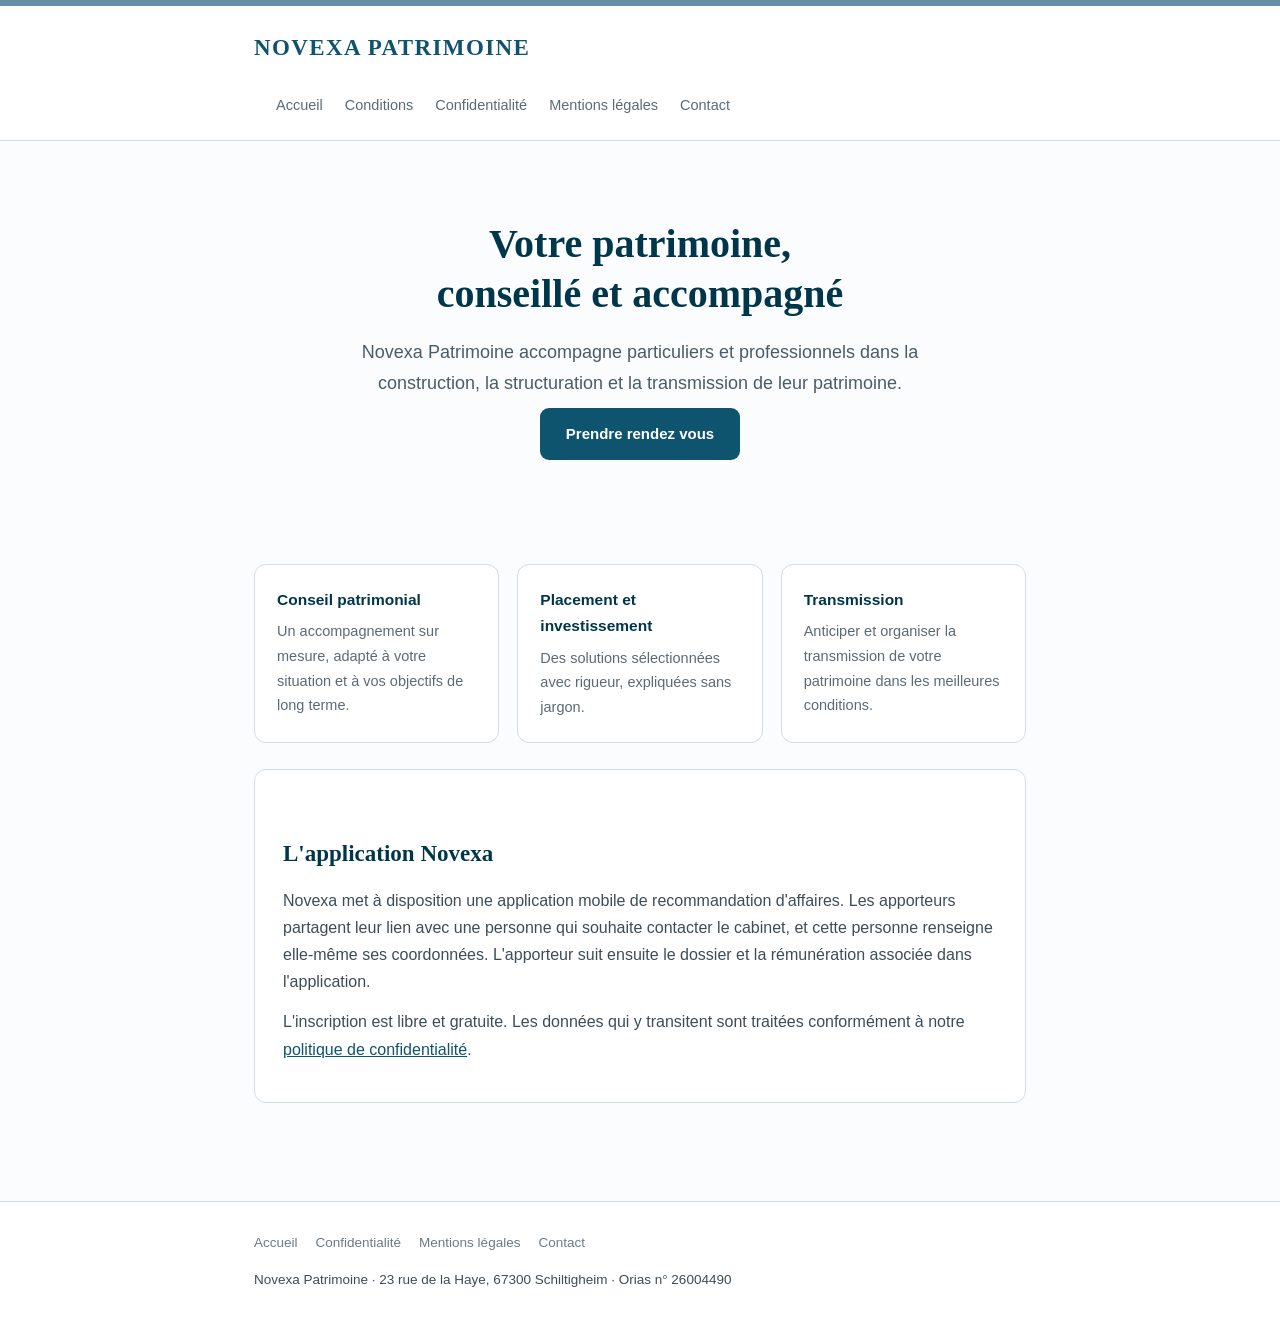
<file: index.html>
<!doctype html><html lang="fr"><head><meta charset="utf-8">
<meta name="viewport" content="width=device-width,initial-scale=1">
<title>Novexa Patrimoine · Conseil en gestion de patrimoine</title>
<meta name="description" content="Cabinet de gestion de patrimoine à Schiltigheim. Conseil patrimonial et application de recommandation entre professionnels.">
<link rel="stylesheet" href="style.css"></head><body>
<div class="bandeau"></div>
<header><div class="dedans"><nav>
<a class="marque" href="/">NOVEXA PATRIMOINE</a>
<div><a class="lien" href="/">Accueil</a><a class="lien" href="/conditions.html">Conditions</a><a class="lien" href="/confidentialite.html">Confidentialité</a><a class="lien" href="/mentions-legales.html">Mentions légales</a><a class="lien" href="/contact.html">Contact</a></div>
</nav></div></header>
<div class="dedans">
<section class="heros">
<h1>Votre patrimoine,<br>conseillé et accompagné</h1>
<p class="chapo">Novexa Patrimoine accompagne particuliers et professionnels dans la construction, la structuration et la transmission de leur patrimoine.</p>
<a class="jalon" href="/contact.html">Prendre rendez vous</a>
</section>
<main>
<div class="grille">
<div><strong>Conseil patrimonial</strong><p>Un accompagnement sur mesure, adapté à votre situation et à vos objectifs de long terme.</p></div>
<div><strong>Placement et investissement</strong><p>Des solutions sélectionnées avec rigueur, expliquées sans jargon.</p></div>
<div><strong>Transmission</strong><p>Anticiper et organiser la transmission de votre patrimoine dans les meilleures conditions.</p></div>
</div>
<div class="carte">
<h2>L'application Novexa</h2>
<p>Novexa met à disposition une application mobile de recommandation d'affaires. Les apporteurs partagent leur lien avec une personne qui souhaite contacter le cabinet, et cette personne renseigne elle-même ses coordonnées. L'apporteur suit ensuite le dossier et la rémunération associée dans l'application.</p>
<p>L'inscription est libre et gratuite. Les données qui y transitent sont traitées conformément à notre <a href="/confidentialite.html">politique de confidentialité</a>.</p>
</div>
</main></div>
<footer><div class="dedans">
<a href="/">Accueil</a><a href="/confidentialite.html">Confidentialité</a><a href="/mentions-legales.html">Mentions légales</a><a href="/contact.html">Contact</a>
<p style="margin-top:14px">Novexa Patrimoine · 23 rue de la Haye, 67300 Schiltigheim · Orias n° 26004490</p>
</div></footer></body></html>
</file>
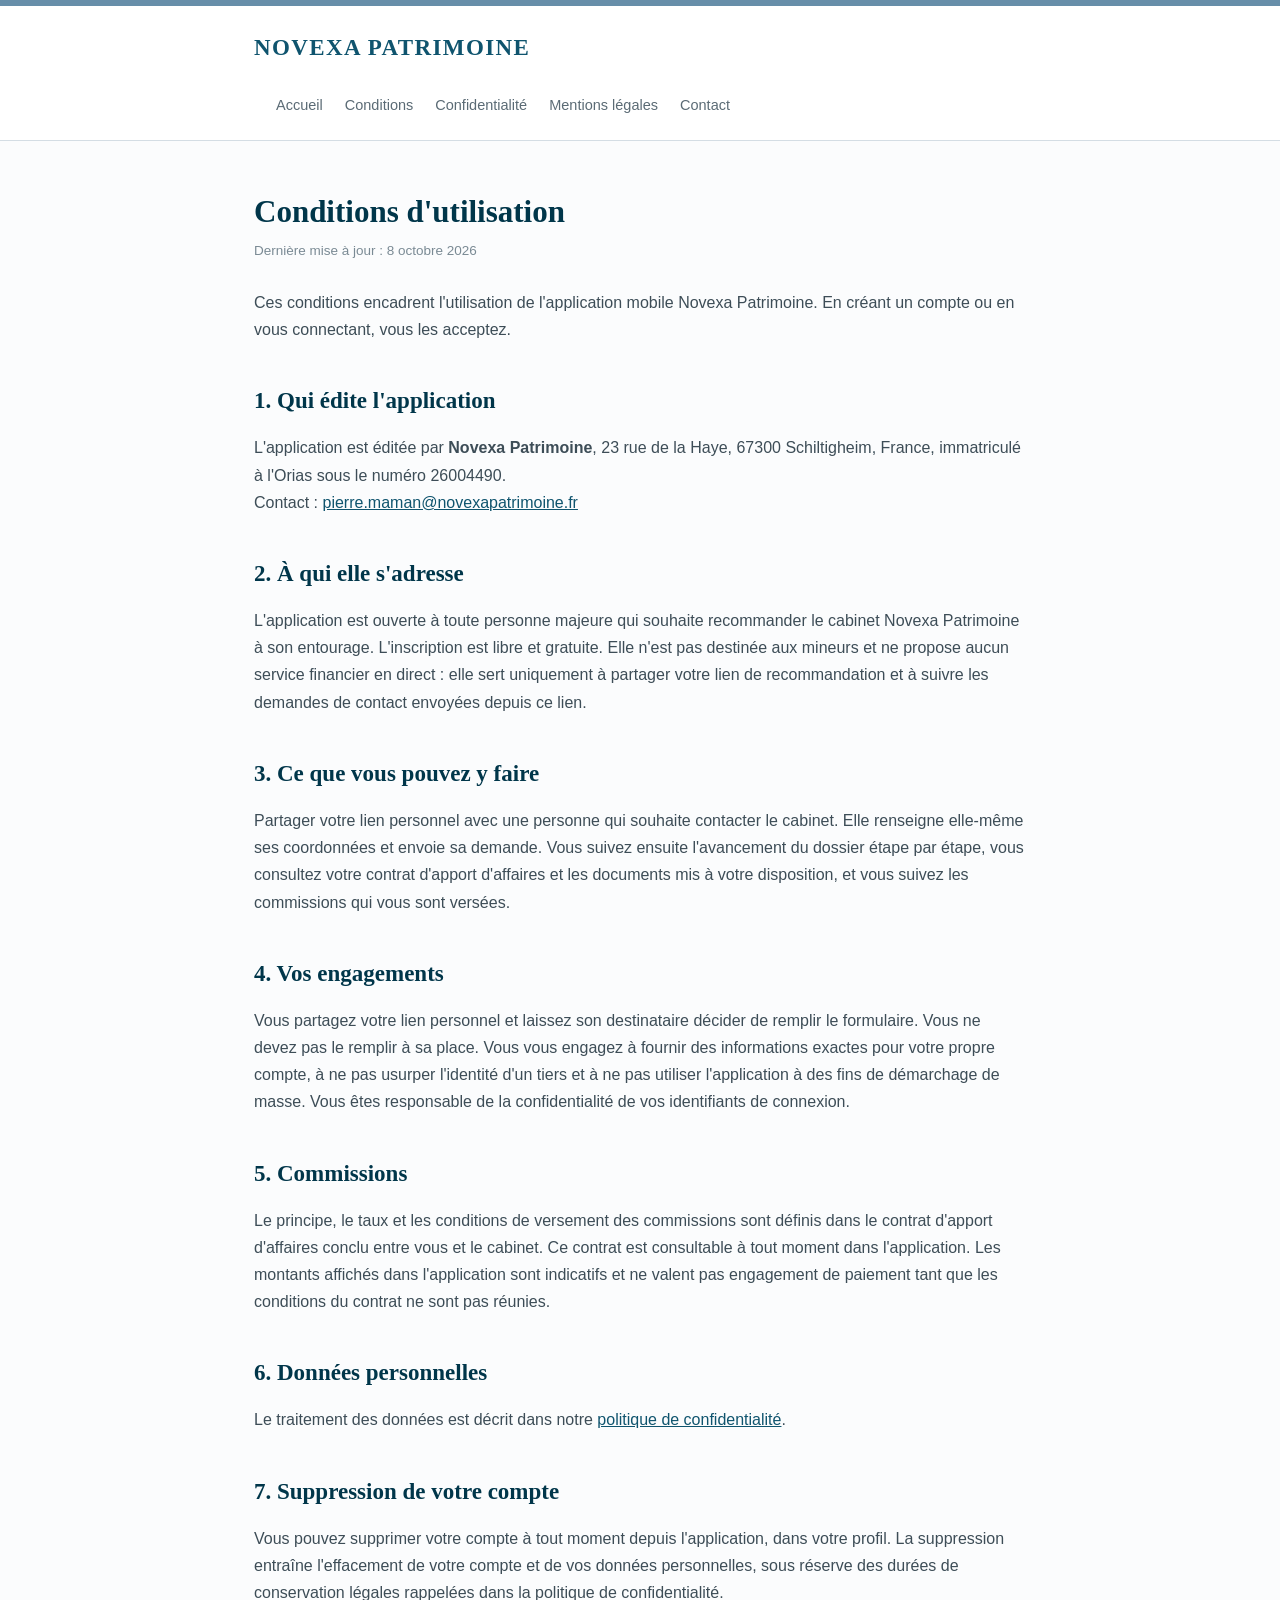
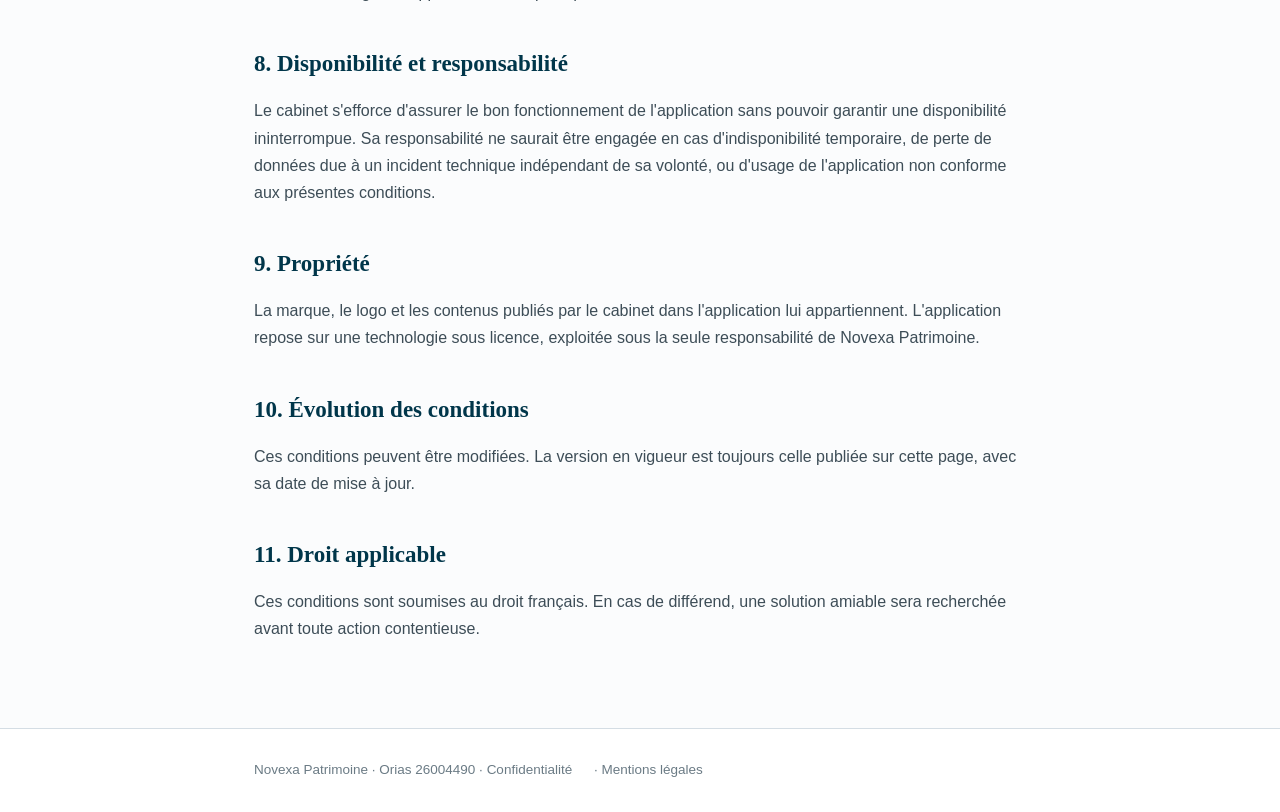
<file: conditions.html>
<!doctype html><html lang="fr"><head><meta charset="utf-8">
<meta name="viewport" content="width=device-width,initial-scale=1">
<title>Conditions d'utilisation · Novexa Patrimoine</title>
<meta name="description" content="Conditions d'utilisation de l'application mobile Novexa Patrimoine, destinée aux apporteurs d'affaires du cabinet.">
<link rel="stylesheet" href="style.css"></head><body>
<div class="bandeau"></div>
<header><div class="dedans"><nav>
<a class="marque" href="/">NOVEXA PATRIMOINE</a>
<div><a class="lien" href="/">Accueil</a><a class="lien" href="/conditions.html">Conditions</a><a class="lien" href="/confidentialite.html">Confidentialité</a><a class="lien" href="/mentions-legales.html">Mentions légales</a><a class="lien" href="/contact.html">Contact</a></div>
</nav></div></header>
<div class="dedans"><main>
<h1 style="font-size:31px;margin:44px 0 8px">Conditions d'utilisation</h1>
<p class="maj">Dernière mise à jour : 8 octobre 2026</p>

<p>Ces conditions encadrent l'utilisation de l'application mobile Novexa Patrimoine. En créant un compte ou en vous connectant, vous les acceptez.</p>

<h2>1. Qui édite l'application</h2>
<p>L'application est éditée par <strong>Novexa Patrimoine</strong>, 23 rue de la Haye, 67300 Schiltigheim, France, immatriculé à l'Orias sous le numéro 26004490.<br>
Contact : <a href="mailto:pierre.maman@novexapatrimoine.fr">pierre.maman@novexapatrimoine.fr</a></p>

<h2>2. À qui elle s'adresse</h2>
<p>L'application est ouverte à toute personne majeure qui souhaite recommander le cabinet Novexa Patrimoine à son entourage. L'inscription est libre et gratuite. Elle n'est pas destinée aux mineurs et ne propose aucun service financier en direct : elle sert uniquement à partager votre lien de recommandation et à suivre les demandes de contact envoyées depuis ce lien.</p>

<h2>3. Ce que vous pouvez y faire</h2>
<p>Partager votre lien personnel avec une personne qui souhaite contacter le cabinet. Elle renseigne elle-même ses coordonnées et envoie sa demande. Vous suivez ensuite l'avancement du dossier étape par étape, vous consultez votre contrat d'apport d'affaires et les documents mis à votre disposition, et vous suivez les commissions qui vous sont versées.</p>

<h2>4. Vos engagements</h2>
<p>Vous partagez votre lien personnel et laissez son destinataire décider de remplir le formulaire. Vous ne devez pas le remplir à sa place. Vous vous engagez à fournir des informations exactes pour votre propre compte, à ne pas usurper l'identité d'un tiers et à ne pas utiliser l'application à des fins de démarchage de masse. Vous êtes responsable de la confidentialité de vos identifiants de connexion.</p>

<h2>5. Commissions</h2>
<p>Le principe, le taux et les conditions de versement des commissions sont définis dans le contrat d'apport d'affaires conclu entre vous et le cabinet. Ce contrat est consultable à tout moment dans l'application. Les montants affichés dans l'application sont indicatifs et ne valent pas engagement de paiement tant que les conditions du contrat ne sont pas réunies.</p>

<h2>6. Données personnelles</h2>
<p>Le traitement des données est décrit dans notre <a href="/confidentialite.html">politique de confidentialité</a>.</p>

<h2>7. Suppression de votre compte</h2>
<p>Vous pouvez supprimer votre compte à tout moment depuis l'application, dans votre profil. La suppression entraîne l'effacement de votre compte et de vos données personnelles, sous réserve des durées de conservation légales rappelées dans la politique de confidentialité.</p>

<h2>8. Disponibilité et responsabilité</h2>
<p>Le cabinet s'efforce d'assurer le bon fonctionnement de l'application sans pouvoir garantir une disponibilité ininterrompue. Sa responsabilité ne saurait être engagée en cas d'indisponibilité temporaire, de perte de données due à un incident technique indépendant de sa volonté, ou d'usage de l'application non conforme aux présentes conditions.</p>

<h2>9. Propriété</h2>
<p>La marque, le logo et les contenus publiés par le cabinet dans l'application lui appartiennent. L'application repose sur une technologie sous licence, exploitée sous la seule responsabilité de Novexa Patrimoine.</p>

<h2>10. Évolution des conditions</h2>
<p>Ces conditions peuvent être modifiées. La version en vigueur est toujours celle publiée sur cette page, avec sa date de mise à jour.</p>

<h2>11. Droit applicable</h2>
<p>Ces conditions sont soumises au droit français. En cas de différend, une solution amiable sera recherchée avant toute action contentieuse.</p>

</main></div>
<footer><div class="dedans">Novexa Patrimoine · Orias 26004490 · <a href="/confidentialite.html">Confidentialité</a> · <a href="/mentions-legales.html">Mentions légales</a></div></footer>
</body></html>
</file>
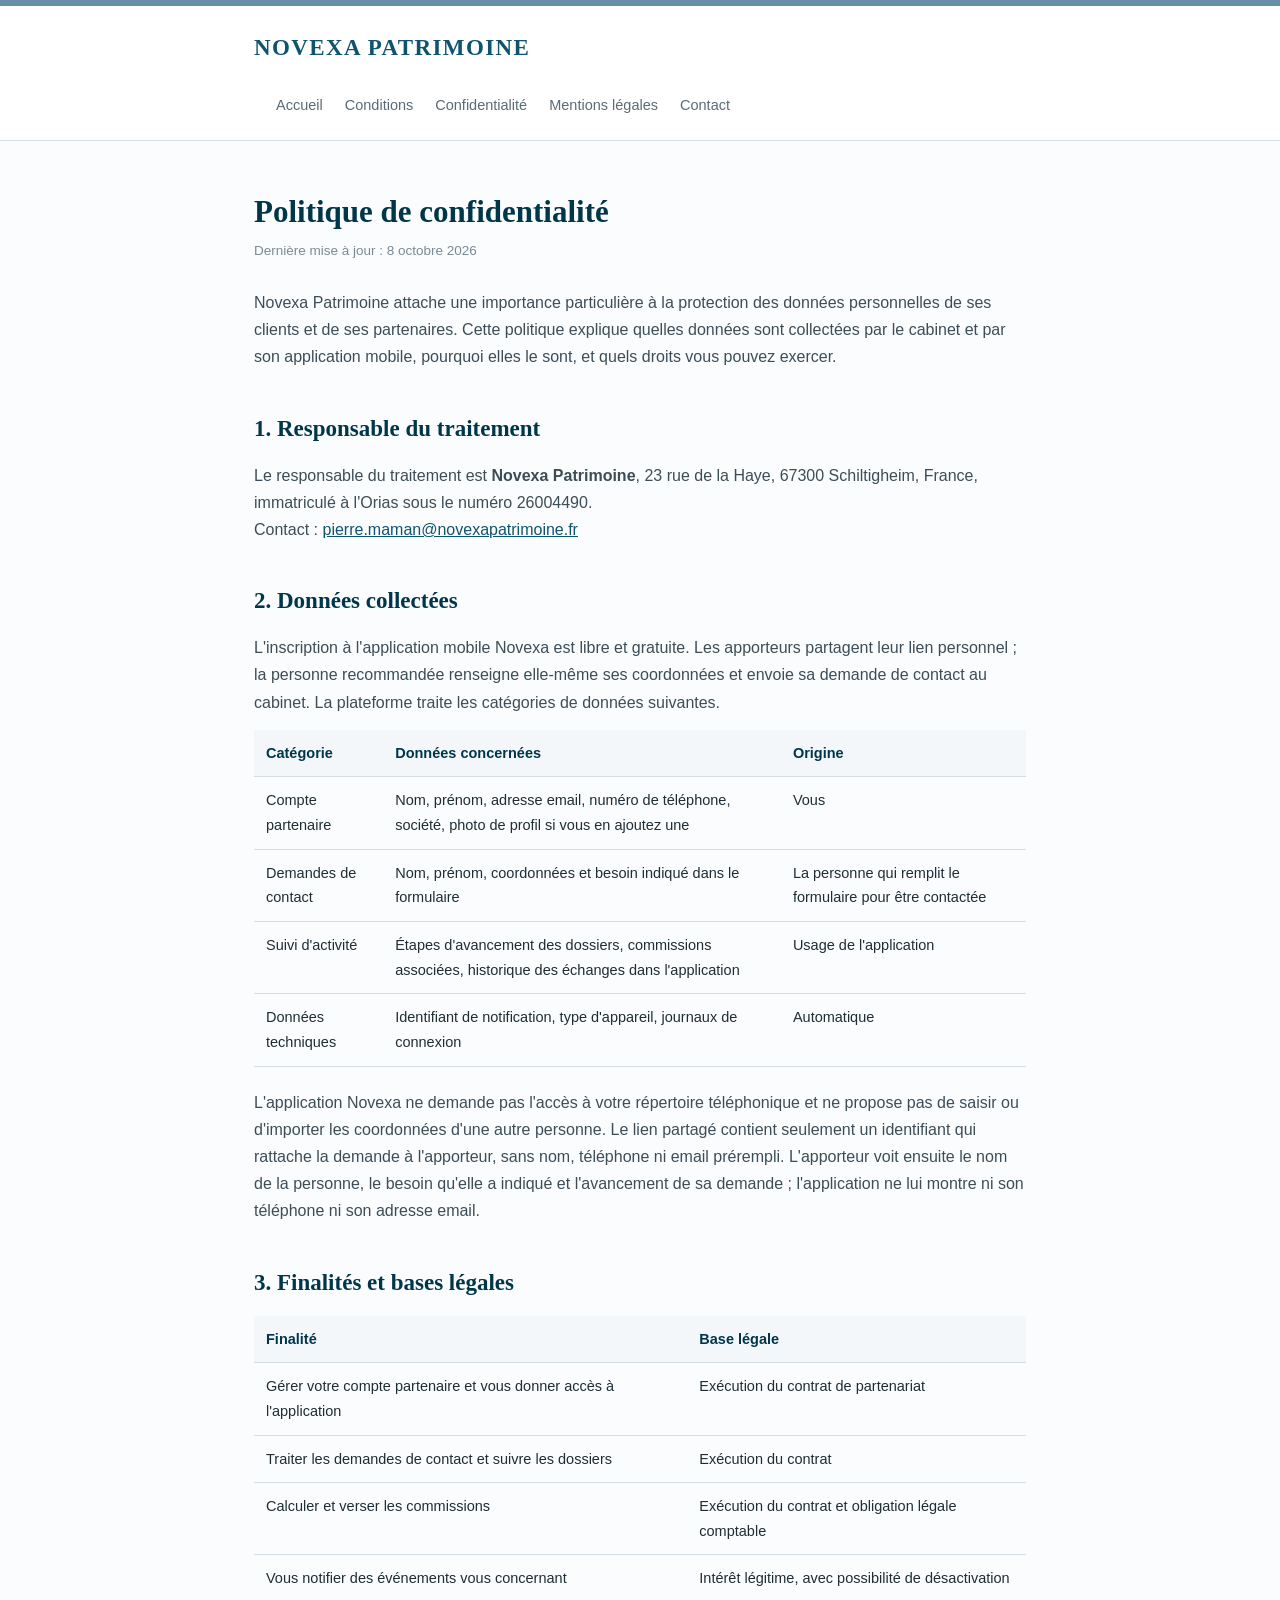
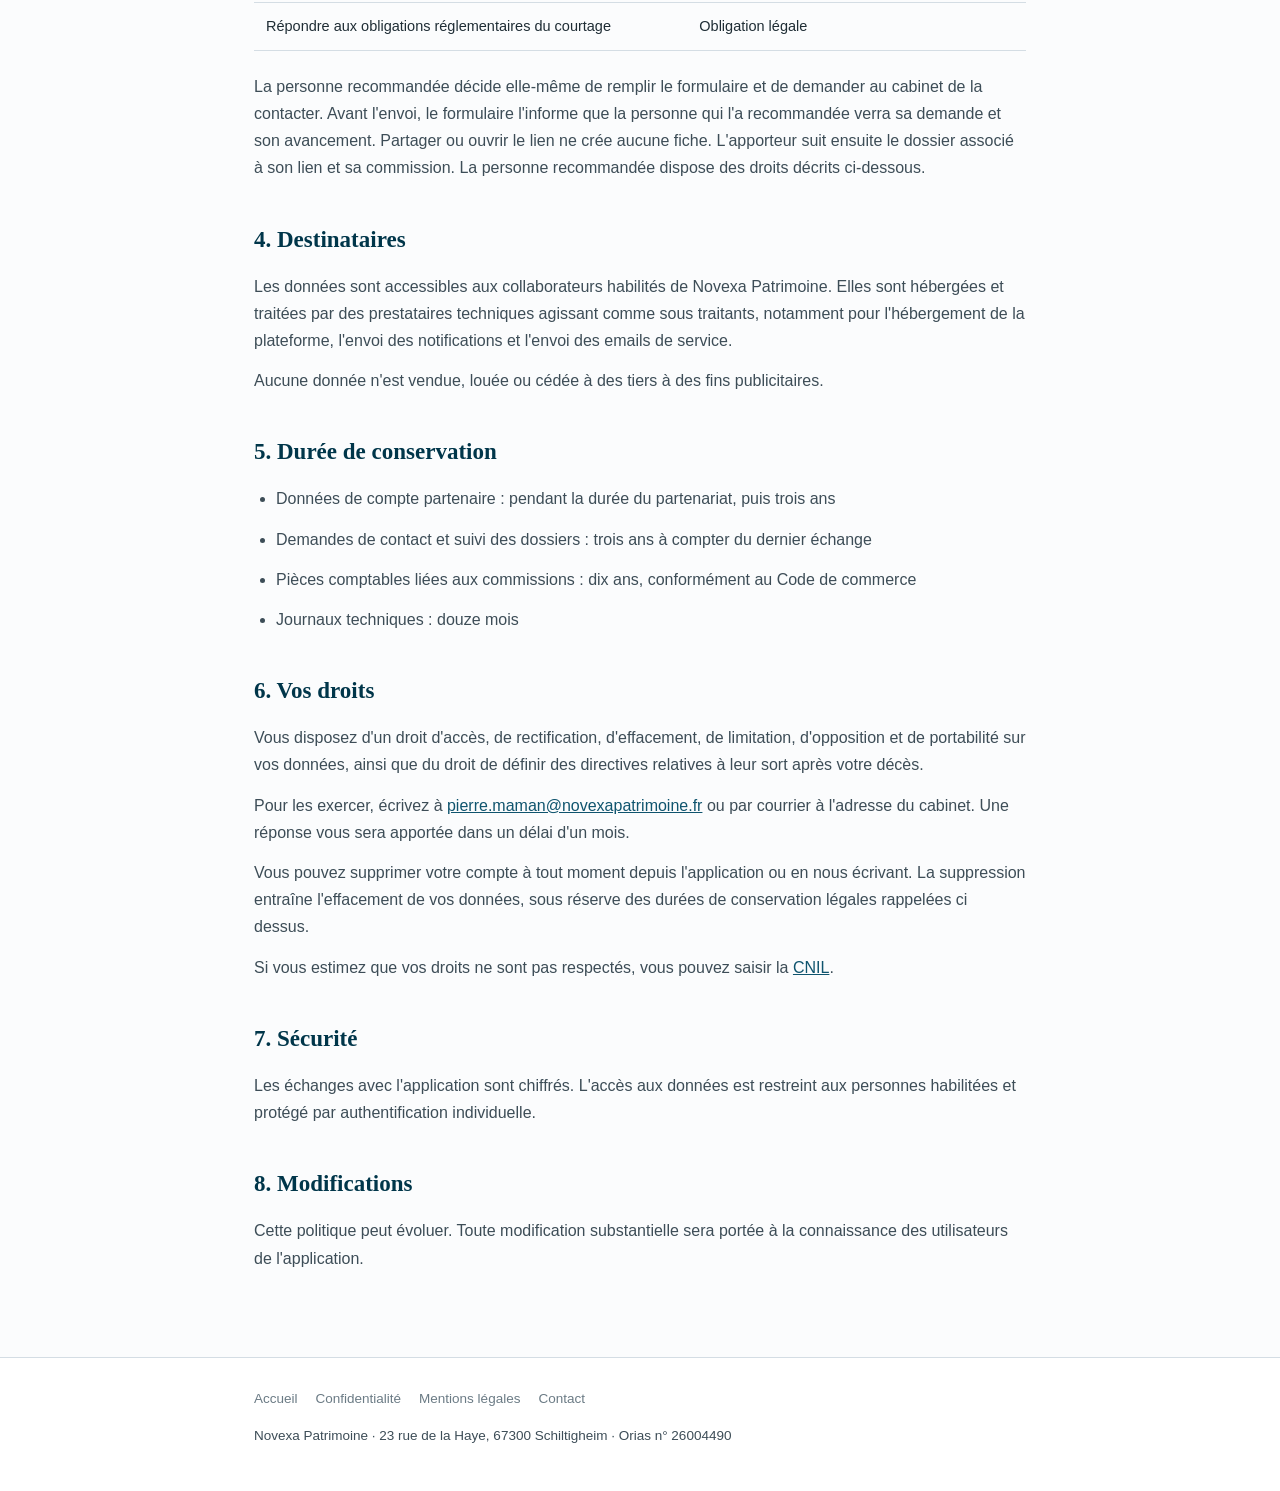
<file: confidentialite.html>
<!doctype html><html lang="fr"><head><meta charset="utf-8">
<meta name="viewport" content="width=device-width,initial-scale=1">
<title>Politique de confidentialité · Novexa Patrimoine</title>
<meta name="description" content="Traitement des données personnelles par Novexa Patrimoine et son application mobile.">
<link rel="stylesheet" href="style.css"></head><body>
<div class="bandeau"></div>
<header><div class="dedans"><nav>
<a class="marque" href="/">NOVEXA PATRIMOINE</a>
<div><a class="lien" href="/">Accueil</a><a class="lien" href="/conditions.html">Conditions</a><a class="lien" href="/confidentialite.html">Confidentialité</a><a class="lien" href="/mentions-legales.html">Mentions légales</a><a class="lien" href="/contact.html">Contact</a></div>
</nav></div></header>
<div class="dedans"><main>
<h1 style="font-size:31px;margin:44px 0 8px">Politique de confidentialité</h1>
<p class="maj">Dernière mise à jour : 8 octobre 2026</p>

<p>Novexa Patrimoine attache une importance particulière à la protection des données personnelles de ses clients et de ses partenaires. Cette politique explique quelles données sont collectées par le cabinet et par son application mobile, pourquoi elles le sont, et quels droits vous pouvez exercer.</p>

<h2>1. Responsable du traitement</h2>
<p>Le responsable du traitement est <strong>Novexa Patrimoine</strong>, 23 rue de la Haye, 67300 Schiltigheim, France, immatriculé à l'Orias sous le numéro 26004490.<br>
Contact : <a href="mailto:pierre.maman@novexapatrimoine.fr">pierre.maman@novexapatrimoine.fr</a></p>

<h2>2. Données collectées</h2>
<p>L'inscription à l'application mobile Novexa est libre et gratuite. Les apporteurs partagent leur lien personnel ; la personne recommandée renseigne elle-même ses coordonnées et envoie sa demande de contact au cabinet. La plateforme traite les catégories de données suivantes.</p>
<table>
<tr><th>Catégorie</th><th>Données concernées</th><th>Origine</th></tr>
<tr><td>Compte partenaire</td><td>Nom, prénom, adresse email, numéro de téléphone, société, photo de profil si vous en ajoutez une</td><td>Vous</td></tr>
<tr><td>Demandes de contact</td><td>Nom, prénom, coordonnées et besoin indiqué dans le formulaire</td><td>La personne qui remplit le formulaire pour être contactée</td></tr>
<tr><td>Suivi d'activité</td><td>Étapes d'avancement des dossiers, commissions associées, historique des échanges dans l'application</td><td>Usage de l'application</td></tr>
<tr><td>Données techniques</td><td>Identifiant de notification, type d'appareil, journaux de connexion</td><td>Automatique</td></tr>
</table>
<p>L'application Novexa ne demande pas l'accès à votre répertoire téléphonique et ne propose pas de saisir ou d'importer les coordonnées d'une autre personne. Le lien partagé contient seulement un identifiant qui rattache la demande à l'apporteur, sans nom, téléphone ni email prérempli. L'apporteur voit ensuite le nom de la personne, le besoin qu'elle a indiqué et l'avancement de sa demande ; l'application ne lui montre ni son téléphone ni son adresse email.</p>

<h2>3. Finalités et bases légales</h2>
<table>
<tr><th>Finalité</th><th>Base légale</th></tr>
<tr><td>Gérer votre compte partenaire et vous donner accès à l'application</td><td>Exécution du contrat de partenariat</td></tr>
<tr><td>Traiter les demandes de contact et suivre les dossiers</td><td>Exécution du contrat</td></tr>
<tr><td>Calculer et verser les commissions</td><td>Exécution du contrat et obligation légale comptable</td></tr>
<tr><td>Vous notifier des événements vous concernant</td><td>Intérêt légitime, avec possibilité de désactivation</td></tr>
<tr><td>Répondre aux obligations réglementaires du courtage</td><td>Obligation légale</td></tr>
</table>
<p>La personne recommandée décide elle-même de remplir le formulaire et de demander au cabinet de la contacter. Avant l'envoi, le formulaire l'informe que la personne qui l'a recommandée verra sa demande et son avancement. Partager ou ouvrir le lien ne crée aucune fiche. L'apporteur suit ensuite le dossier associé à son lien et sa commission. La personne recommandée dispose des droits décrits ci-dessous.</p>

<h2>4. Destinataires</h2>
<p>Les données sont accessibles aux collaborateurs habilités de Novexa Patrimoine. Elles sont hébergées et traitées par des prestataires techniques agissant comme sous traitants, notamment pour l'hébergement de la plateforme, l'envoi des notifications et l'envoi des emails de service.</p>
<p>Aucune donnée n'est vendue, louée ou cédée à des tiers à des fins publicitaires.</p>

<h2>5. Durée de conservation</h2>
<ul>
<li>Données de compte partenaire : pendant la durée du partenariat, puis trois ans</li>
<li>Demandes de contact et suivi des dossiers : trois ans à compter du dernier échange</li>
<li>Pièces comptables liées aux commissions : dix ans, conformément au Code de commerce</li>
<li>Journaux techniques : douze mois</li>
</ul>

<h2 id="suppression">6. Vos droits</h2>
<p>Vous disposez d'un droit d'accès, de rectification, d'effacement, de limitation, d'opposition et de portabilité sur vos données, ainsi que du droit de définir des directives relatives à leur sort après votre décès.</p>
<p>Pour les exercer, écrivez à <a href="mailto:pierre.maman@novexapatrimoine.fr">pierre.maman@novexapatrimoine.fr</a> ou par courrier à l'adresse du cabinet. Une réponse vous sera apportée dans un délai d'un mois.</p>
<p>Vous pouvez supprimer votre compte à tout moment depuis l'application ou en nous écrivant. La suppression entraîne l'effacement de vos données, sous réserve des durées de conservation légales rappelées ci dessus.</p>
<p>Si vous estimez que vos droits ne sont pas respectés, vous pouvez saisir la <a href="https://www.cnil.fr" target="_blank" rel="noopener">CNIL</a>.</p>

<h2>7. Sécurité</h2>
<p>Les échanges avec l'application sont chiffrés. L'accès aux données est restreint aux personnes habilitées et protégé par authentification individuelle.</p>

<h2>8. Modifications</h2>
<p>Cette politique peut évoluer. Toute modification substantielle sera portée à la connaissance des utilisateurs de l'application.</p>
</main></div>
<footer><div class="dedans">
<a href="/">Accueil</a><a href="/confidentialite.html">Confidentialité</a><a href="/mentions-legales.html">Mentions légales</a><a href="/contact.html">Contact</a>
<p style="margin-top:14px">Novexa Patrimoine · 23 rue de la Haye, 67300 Schiltigheim · Orias n° 26004490</p>
</div></footer></body></html>
</file>
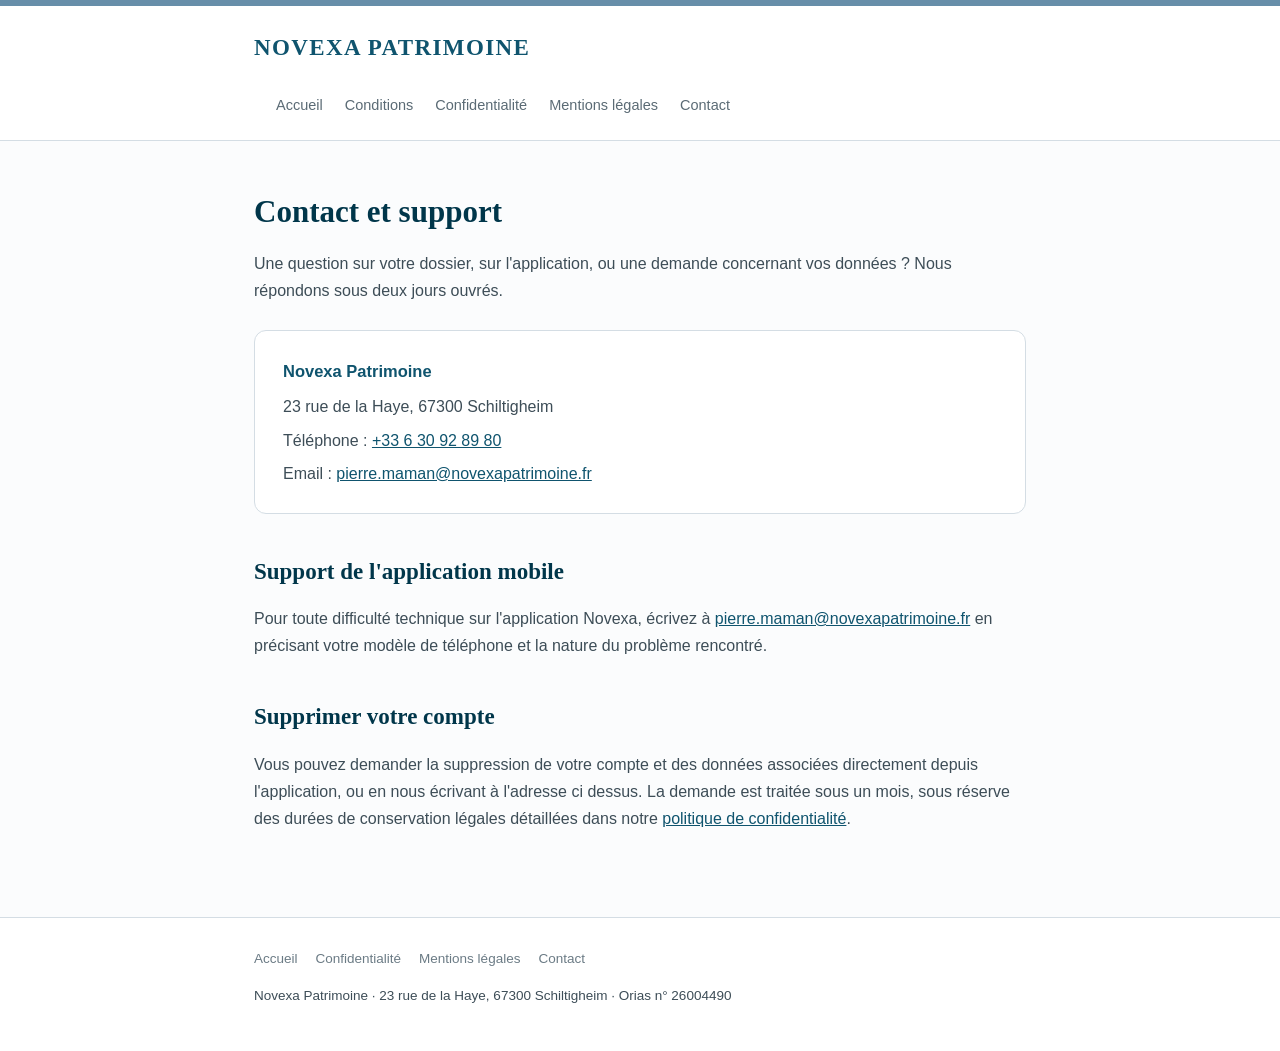
<file: contact.html>
<!doctype html><html lang="fr"><head><meta charset="utf-8">
<meta name="viewport" content="width=device-width,initial-scale=1">
<title>Contact et support · Novexa Patrimoine</title>
<meta name="description" content="Contacter Novexa Patrimoine, support de l'application mobile.">
<link rel="stylesheet" href="style.css"></head><body>
<div class="bandeau"></div>
<header><div class="dedans"><nav>
<a class="marque" href="/">NOVEXA PATRIMOINE</a>
<div><a class="lien" href="/">Accueil</a><a class="lien" href="/conditions.html">Conditions</a><a class="lien" href="/confidentialite.html">Confidentialité</a><a class="lien" href="/mentions-legales.html">Mentions légales</a><a class="lien" href="/contact.html">Contact</a></div>
</nav></div></header>
<div class="dedans"><main>
<h1 style="font-size:31px;margin:44px 0 18px">Contact et support</h1>
<p>Une question sur votre dossier, sur l'application, ou une demande concernant vos données ? Nous répondons sous deux jours ouvrés.</p>

<div class="carte">
<h3 style="margin-top:0">Novexa Patrimoine</h3>
<p style="margin-bottom:6px">23 rue de la Haye, 67300 Schiltigheim</p>
<p style="margin-bottom:6px">Téléphone : <a href="tel:+33630928980">+33 6 30 92 89 80</a></p>
<p style="margin-bottom:0">Email : <a href="mailto:pierre.maman@novexapatrimoine.fr">pierre.maman@novexapatrimoine.fr</a></p>
</div>

<h2>Support de l'application mobile</h2>
<p>Pour toute difficulté technique sur l'application Novexa, écrivez à <a href="mailto:pierre.maman@novexapatrimoine.fr">pierre.maman@novexapatrimoine.fr</a> en précisant votre modèle de téléphone et la nature du problème rencontré.</p>

<h2>Supprimer votre compte</h2>
<p>Vous pouvez demander la suppression de votre compte et des données associées directement depuis l'application, ou en nous écrivant à l'adresse ci dessus. La demande est traitée sous un mois, sous réserve des durées de conservation légales détaillées dans notre <a href="/confidentialite.html">politique de confidentialité</a>.</p>
</main></div>
<footer><div class="dedans">
<a href="/">Accueil</a><a href="/confidentialite.html">Confidentialité</a><a href="/mentions-legales.html">Mentions légales</a><a href="/contact.html">Contact</a>
<p style="margin-top:14px">Novexa Patrimoine · 23 rue de la Haye, 67300 Schiltigheim · Orias n° 26004490</p>
</div></footer></body></html>
</file>
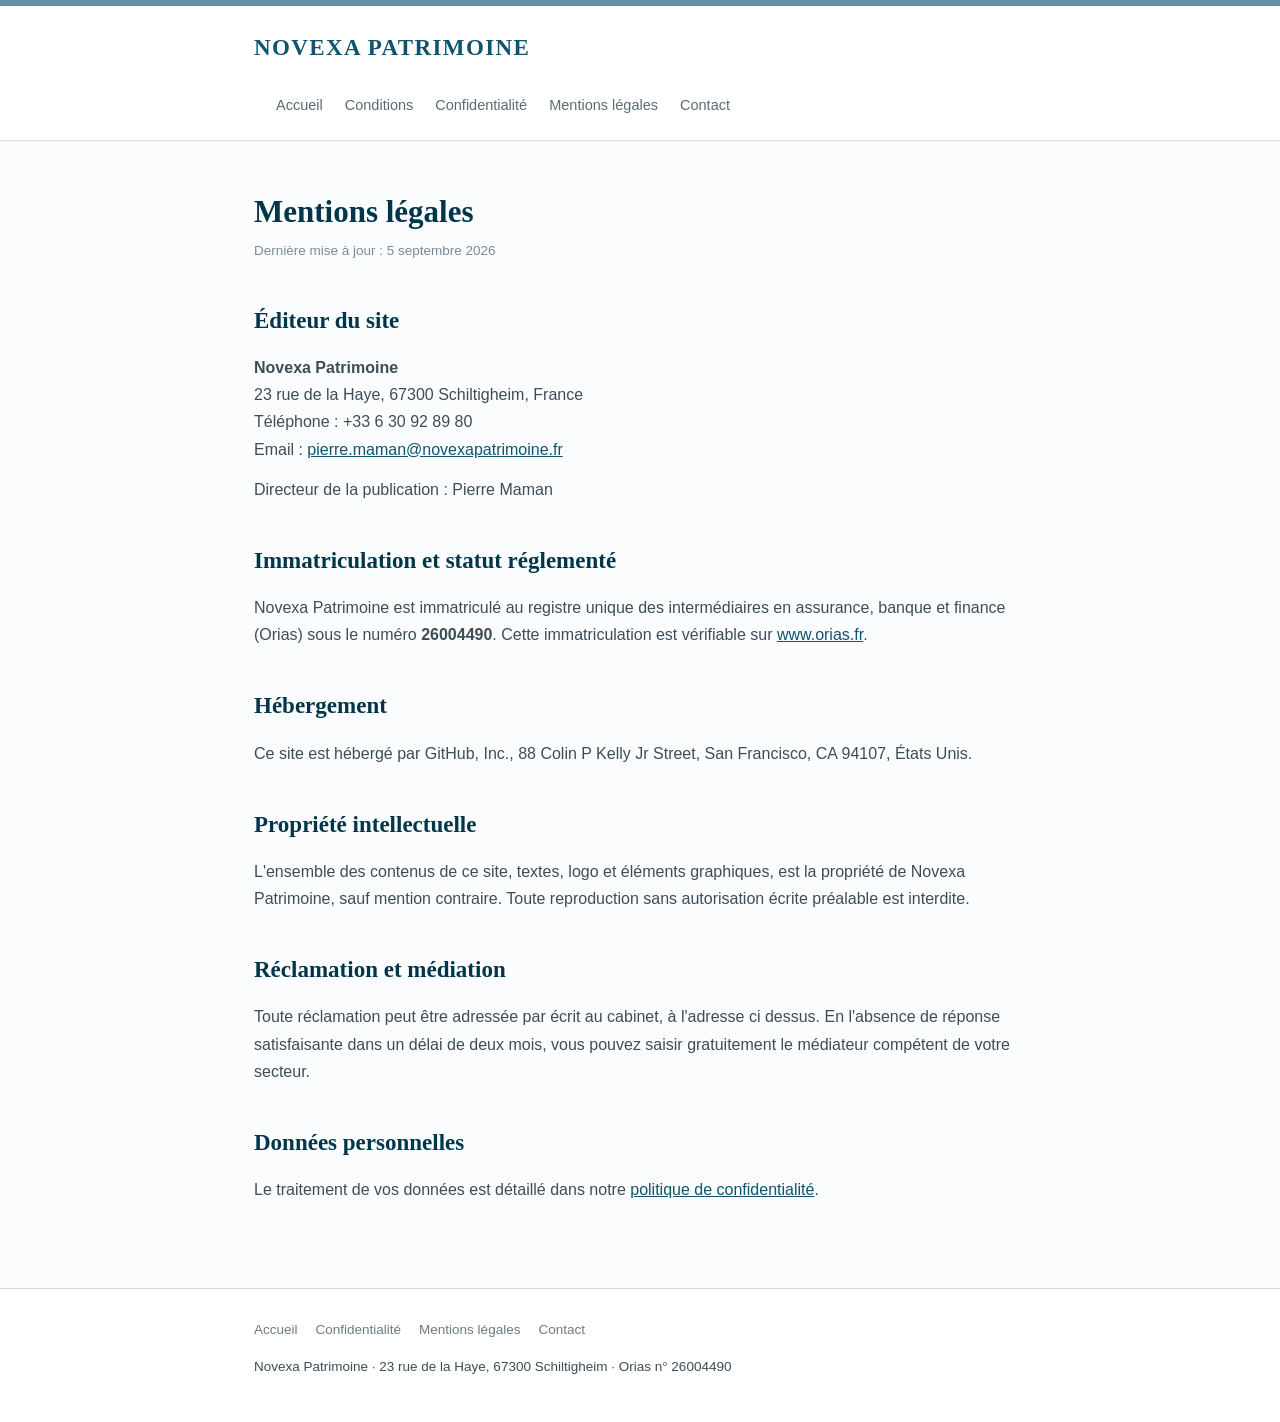
<file: mentions-legales.html>
<!doctype html><html lang="fr"><head><meta charset="utf-8">
<meta name="viewport" content="width=device-width,initial-scale=1">
<title>Mentions légales · Novexa Patrimoine</title>
<meta name="description" content="Mentions légales de Novexa Patrimoine, cabinet de gestion de patrimoine.">
<link rel="stylesheet" href="style.css"></head><body>
<div class="bandeau"></div>
<header><div class="dedans"><nav>
<a class="marque" href="/">NOVEXA PATRIMOINE</a>
<div><a class="lien" href="/">Accueil</a><a class="lien" href="/conditions.html">Conditions</a><a class="lien" href="/confidentialite.html">Confidentialité</a><a class="lien" href="/mentions-legales.html">Mentions légales</a><a class="lien" href="/contact.html">Contact</a></div>
</nav></div></header>
<div class="dedans"><main>
<h1 style="font-size:31px;margin:44px 0 8px">Mentions légales</h1>
<p class="maj">Dernière mise à jour : 5 septembre 2026</p>

<h2>Éditeur du site</h2>
<p><strong>Novexa Patrimoine</strong><br>
23 rue de la Haye, 67300 Schiltigheim, France<br>
Téléphone : +33 6 30 92 89 80<br>
Email : <a href="mailto:pierre.maman@novexapatrimoine.fr">pierre.maman@novexapatrimoine.fr</a></p>
<p>Directeur de la publication : Pierre Maman</p>

<h2>Immatriculation et statut réglementé</h2>
<p>Novexa Patrimoine est immatriculé au registre unique des intermédiaires en assurance, banque et finance (Orias) sous le numéro <strong>26004490</strong>. Cette immatriculation est vérifiable sur <a href="https://www.orias.fr" target="_blank" rel="noopener">www.orias.fr</a>.</p>

<h2>Hébergement</h2>
<p>Ce site est hébergé par GitHub, Inc., 88 Colin P Kelly Jr Street, San Francisco, CA 94107, États Unis.</p>

<h2>Propriété intellectuelle</h2>
<p>L'ensemble des contenus de ce site, textes, logo et éléments graphiques, est la propriété de Novexa Patrimoine, sauf mention contraire. Toute reproduction sans autorisation écrite préalable est interdite.</p>

<h2>Réclamation et médiation</h2>
<p>Toute réclamation peut être adressée par écrit au cabinet, à l'adresse ci dessus. En l'absence de réponse satisfaisante dans un délai de deux mois, vous pouvez saisir gratuitement le médiateur compétent de votre secteur.</p>

<h2>Données personnelles</h2>
<p>Le traitement de vos données est détaillé dans notre <a href="/confidentialite.html">politique de confidentialité</a>.</p>
</main></div>
<footer><div class="dedans">
<a href="/">Accueil</a><a href="/confidentialite.html">Confidentialité</a><a href="/mentions-legales.html">Mentions légales</a><a href="/contact.html">Contact</a>
<p style="margin-top:14px">Novexa Patrimoine · 23 rue de la Haye, 67300 Schiltigheim · Orias n° 26004490</p>
</div></footer></body></html>
</file>
<file: style.css>
:root{
  --nuit:#00364a; --marque:#0f546e; --moyen:#678ea9;
  --clair:#a9bdcb; --pale:#d4dde4; --sauge:#83a79e; --papier:#fbfcfd;
}
*{box-sizing:border-box;margin:0;padding:0}
body{
  font:16px/1.7 -apple-system,BlinkMacSystemFont,"Segoe UI",Roboto,Helvetica,Arial,sans-serif;
  color:#1f2d35;background:var(--papier);-webkit-font-smoothing:antialiased;
}
.bandeau{height:6px;background:var(--moyen)}
header{background:#fff;border-bottom:1px solid var(--pale)}
.dedans{max-width:820px;margin:0 auto;padding:0 24px}
nav{display:flex;align-items:center;justify-content:space-between;gap:24px;padding:22px 0;flex-wrap:wrap}
.marque{font-family:Georgia,"Times New Roman",serif;font-size:23px;letter-spacing:.06em;
  color:var(--marque);text-decoration:none;font-weight:600}
nav a.lien{color:#5b6b75;text-decoration:none;font-size:14.5px;margin-left:22px}
nav a.lien:hover{color:var(--marque)}
.heros{padding:78px 0 62px;text-align:center}
h1{font-family:Georgia,"Times New Roman",serif;font-size:40px;line-height:1.25;
  color:var(--nuit);font-weight:600;margin-bottom:18px}
.chapo{font-size:18px;color:#4a5c67;max-width:600px;margin:0 auto}
main{padding:8px 0 72px}
h2{font-family:Georgia,serif;font-size:23px;color:var(--nuit);margin:38px 0 14px;font-weight:600}
h3{font-size:16.5px;color:var(--marque);margin:24px 0 8px;font-weight:600}
p,li{color:#3d4d57;margin-bottom:13px}
ul{padding-left:22px}
a{color:var(--marque)}
.carte{background:#fff;border:1px solid var(--pale);border-radius:12px;padding:26px 28px;margin:26px 0}
.jalon{display:inline-block;background:var(--marque);color:#fff;text-decoration:none;
  padding:13px 26px;border-radius:9px;font-weight:600;font-size:15px;margin-top:10px}
.grille{display:grid;grid-template-columns:repeat(auto-fit,minmax(220px,1fr));gap:18px;margin-top:34px}
.grille div{background:#fff;border:1px solid var(--pale);border-radius:12px;padding:22px}
.grille strong{display:block;color:var(--nuit);margin-bottom:6px;font-size:15.5px}
.grille p{font-size:14.5px;margin:0;color:#5b6b75}
table{width:100%;border-collapse:collapse;margin:14px 0 22px;font-size:14.5px}
th,td{text-align:left;padding:11px 12px;border-bottom:1px solid var(--pale);vertical-align:top}
th{color:var(--nuit);font-weight:600;background:#f4f7f9}
footer{border-top:1px solid var(--pale);background:#fff;padding:30px 0;font-size:13.5px;color:#6b7b85}
footer a{color:#6b7b85;text-decoration:none;margin-right:18px}
footer a:hover{color:var(--marque)}
.maj{font-size:13.5px;color:#7a8a94;margin-bottom:26px}
@media(max-width:620px){h1{font-size:31px}.heros{padding:52px 0 40px}nav a.lien{margin:0 16px 0 0}}
</file>
